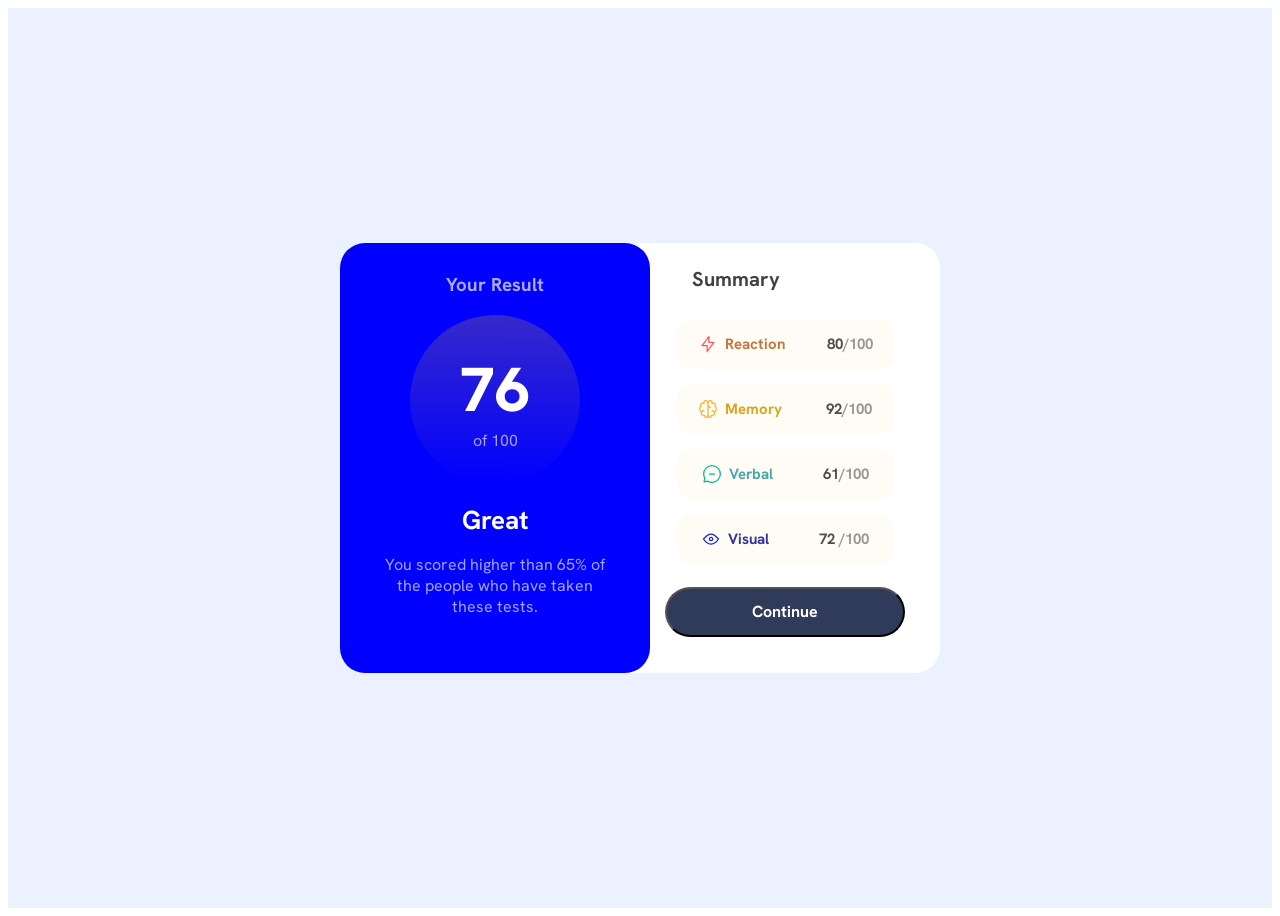
<file: results-summary-component-main/index.html>
<!DOCTYPE html>
  <html lang="en">
    <head>
      <meta charset="UTF-8">
      <meta name="viewport" content="width=device-width, initial-scale=1.0">
      <link rel="icon" type="image/png" sizes="32x32" href="./assets/images/favicon-32x32.png">
      <link rel="stylesheet" href="style.css">
      <link rel="preconnect" href="https://fonts.googleapis.com">
      <link rel="preconnect" href="https://fonts.gstatic.com" crossorigin>
      <link href="https://fonts.googleapis.com/css2?family=Hanken+Grotesk:ital,wght@0,100..900;1,100..900&display=swap" rel="stylesheet">
      <title>Frontend Mentor | Results summary component</title>
    </head>
    <body>
        <div class="container">
            <div class="parent">
                <div class="left-side-card">
                  <div class="left-side-items">
                    <div>
                      <h3 style="font-weight: 700; color:rgba(255, 255, 255, 0.666); font-weight: 700;">Your Result</h3>
                    </div>
                    <div class="circle">
                      <span class="result" style="color:white">76</span>
                      <span style="color: rgba(255, 255, 255, 0.627);">of 100</span>
                    </div>
                    <div class="lower-div">
                      <h1 style="color: rgb(255, 255, 255); font-size: 26px;">Great</h1>
                      <p>You scored higher than 65% 
                        of <br> the people who have taken <br> these tests.</p>
                    </div>
                  </div>
                </div>
                <div class="right-side-card">
                  <div class="right-side-items">
                    <div class="heading"><h2 style="color: rgba(0, 0, 0, 0.741); font-size: 20px; font-weight: bold;">Summary</h2></div>
                    <div class="reaction-container">
                      <div class="left-items">
                        <img src="assets/images/icon-reaction.svg" alt="">
                        <span>Reaction</span>
                      </div>
                      <div class="right-items">
                        <p>80<span class="outof">/100</span></p>
                      </div>
                    </div>
                      <div class="memory-container">
                      <div class="left-items">
                        <img src="assets/images/icon-memory.svg" alt="">
                        <span>Memory</span>
                      </div>
                      <div class="right-items">
                        <p>92<span class="outof">/100</span></p>
                      </div>
                    </div>
                      <div class="verbal-container">
                      <div class="left-items">
                        <img src="assets/images/icon-verbal.svg" alt="">
                        <span>Verbal</span>
                      </div>
                      <div class="right-items">
                        <p>61<span class="outof">/100</span></p>
                      </div>
                    </div>
                     <div class="visual-container">
                      <div class="left-items">
                        <img src="assets/images/icon-visual.svg" alt="">
                        <span>Visual</span>
                      </div>
                      <div class="right-items">
                        <p>72 <span class="outof">/100</span></p>
                      </div>
                    </div>
                      <button class="btn" style="font-size: 16px;">Continue</button>
                  </div>
                </div>
            </div>
        </div>
    </body>
  </html>
</file>
<file: results-summary-component-main/style.css>
@import url('https://fonts.googleapis.com/css2?family=Hanken+Grotesk:ital,wght@0,100..900;1,100..900&display=swap');
:root {
--light-red: hsl(0, 100%, 67%);
--orangey-yellow: hsl(39, 100%, 56%);
--green-teal: hsl(166, 100%, 37%);
--cobalt-blue: hsl(234, 85%, 45%);
--white: hsl(0, 0%, 100%);
--pale-blue: hsl(221, 100%, 96%);
--light-lavender: hsl(241, 100%, 89%);
--dark-gray-blue: hsl(224, 30%, 27%);
--light-slate-blue: hsl(252, 100%, 67%);
--light-royal-blue: hsl(241, 81%, 54%);
--violet-blue: hsla(256, 72%, 46%, 1);
--persian-blue: hsla(241, 72%, 46%, 0);
}
@font-face {
    font-family: 'Hanken-Grotes';
    src: url('assets/fonts/static/HankenGrotesk-VariableFont_wght.ttf');
}
@font-face {
    font-family: 'Inter-Regular';
    src: url('assets/fonts/static/Inter-Regular.ttf');
}
@font-face {
    font-family: 'Inter-Bold';
    src: url('assets/fonts/static/Inter-SemiBold.ttf');
}

* {
    font-family: "Hanken Grotesk", sans-serif;
    font-optical-sizing: auto;
}

@media (min-width: 375px){
    .container{
        justify-content:center;
        display:flex;
        background-color: var(--pale-blue);
    }
    
}
.parent{
    background-color: var(--pale-blue);
    width: auto;
    height: 100vh;
    display: flex;
    justify-content: center;
    align-items: center;
    border-radius: 0px 25px 25px 0px;
}
.left-side-card{
    background-color:rgb(0, 0, 255);
    width: 310px;
    height: 430px;
    border-radius: 25px;
    z-index: 1;
}

.left-side-items{
    display: flex;
    flex-direction: column;
    justify-content: center;
    height: 400px;
    align-items:center;
}
.right-side-card{
    align-items: center;
    background-color:var(--white);
    width: 310px;
    height: 430px;
    margin-left: -20px;
    border-radius: 0px 25px 25px 0px;
}
.lower-div{
    align-items: center;
    justify-content: center;
    text-align: center;
    color: #ffffffa5;
}
.circle{
    display: flex;
    flex-direction: column;
    justify-content: center;
    align-items: center;
    /* background-color: rgba(14, 14, 146, 0.116); */
    width: 170px;
    height: 170px;
    border-radius: 50%;
    color: rgba(14, 14, 146, 0.116);
    background:linear-gradient(to bottom,#3629ca,rgb(0, 0, 255));
    
}
.right-side-items{
    display: flex;
    flex-direction: column;
    justify-content: center;
    align-items:center;
    background-color: var(--white);
    height: 400px;
    border-radius: 0px 25px 25px 0px;
    text-align: left;
    font-weight: 700;
    font-size: 15px;
    gap: 10px;
}
.reaction-container{
    border-radius: 15px;
    width: 70%;
    display: flex;
    align-items: center;
    justify-content: center;
    background-color:rgba(255, 228, 196, 0.166);
    justify-content: space-around;
    margin-bottom: 5px;
    color:rgba(178, 85, 19, 0.795) ;
}
.memory-container{
    border-radius: 15px;
    width: 70%;
    display: flex;
    align-items: center;
    justify-content: center;
    background-color:rgba(255, 228, 196, 0.166);
    justify-content: space-around;
    margin-bottom: 5px;
    color:goldenrod;
}
.verbal-container{
    border-radius: 15px;
    width: 70%;
    display: flex;
    align-items: center;
    justify-content: center;
    background-color:rgba(255, 228, 196, 0.166);
    justify-content: space-around;
    margin-bottom: 5px;
    color:rgba(0, 139, 139, 0.729);
}
.visual-container{
    border-radius: 15px;
    width: 70%;
    display: flex;
    align-items: center;
    justify-content: center;
    background-color:rgba(255, 228, 196, 0.166);
    justify-content: space-around;
    margin-bottom: 5px;
    color: rgba(0, 0, 139, 0.805);
}
.heading{
    width: 60%;
    text-align: left;
}
.result{
    font-size: 62px;
    color: white;
    font-weight: 800;
}
.left-items{
    display: flex;
    align-items: center;
    justify-content: center;
    gap: 7px;
}
.btn{
    border-radius: 25px;
    background-color: var(--dark-gray-blue);
    color: #fff;
    width: 240px;
    height: 50px;
    font-weight: bold;
    margin-top: 8px;
}
.right-items{
    color: rgba(0, 0, 0, 0.696);
}
.outof{
    color: rgba(0, 0, 0, 0.4);
}
</file>
